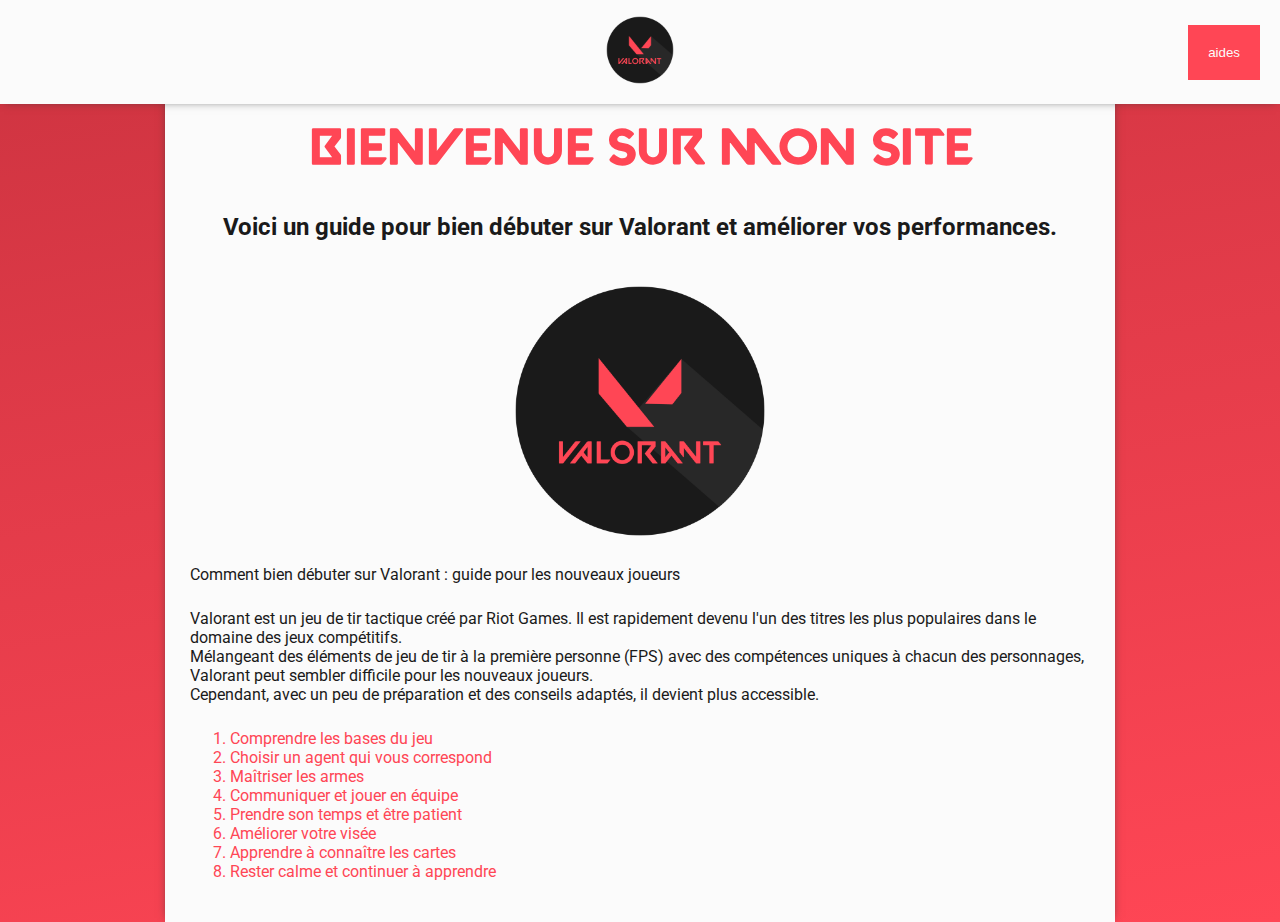
<file: index.html>
<!DOCTYPE html>
<html lang="fr">

<head>
    <meta charset="UTF-8">
    <meta name="viewport" content="width=device-width, initial-scale=1.0">
    <title>projet de stage </title>
    
    <link rel="icon" href="images/icons8-valorant-office-m-16.png" type="image/x-icon">
    <link href="https://cdn.lineicons.com/5.0/lineicons.css" rel="stylesheet" />
    <link rel="stylesheet" href="style.css">
</head>

<body>
    <div class="navbar">
        <a href="index.html">
            <img src="images/valorant-logo.webp" width="80" alt="">
        </a>
        <div class="dropdown">
            <button class="mainmenubtn">aides</button>
            <div class="dropdown-child">
                <a href="https://github.com/Darklink30/Site-Valorant"><i class="lni lni-github"></i> my github </a>
                <a href="https://playvalorant.com/en-us/"><i class="lni lni-game-pad-modern-1"></i> play valorant</a>
            </div>
        </div>
    </div>

    <main>
        <h1>Bienvenue sur mon site</h1>  
<h2 class="sous-titre">Voici un guide pour bien débuter sur Valorant et améliorer vos performances.</h2>  

<div class="aligner-centre">  
    <img alt="logo Valorant" src="images/valorant-logo.webp" height="300" />  
</div>  

<p>  
    Comment bien débuter sur Valorant : guide pour les nouveaux joueurs  
</p>  

<p>  
    Valorant est un jeu de tir tactique créé par Riot Games. Il est rapidement devenu l'un des titres les plus  
    populaires dans le domaine des jeux compétitifs.<br>  
    Mélangeant des éléments de jeu de tir à la première personne (FPS) avec  
    des compétences uniques à chacun des personnages, Valorant peut sembler difficile pour les nouveaux  
    joueurs.<br>  
    Cependant, avec un peu de préparation et des conseils adaptés, il devient plus accessible.  
</p>  

<ol>  
    <li><a href="comprendre.html">Comprendre les bases du jeu</a></li>  
    <li><a href="agents.html">Choisir un agent qui vous correspond</a></li>  
    <li><a href="maitriser.html">Maîtriser les armes</a></li>  
    <li><a href="communiquer.html">Communiquer et jouer en équipe</a></li>  
    <li><a href="patience-strategie.html">Prendre son temps et être patient</a></li>  
    <li><a href="visee.html">Améliorer votre visée</a></li>  
    <li><a href="cartes.html">Apprendre à connaître les cartes</a></li>  
    <li><a href="calme-apprendre.html">Rester calme et continuer à apprendre</a></li>  
</ol>


            </li>
        </ol>

    </main>
</body>

</html>
</file>
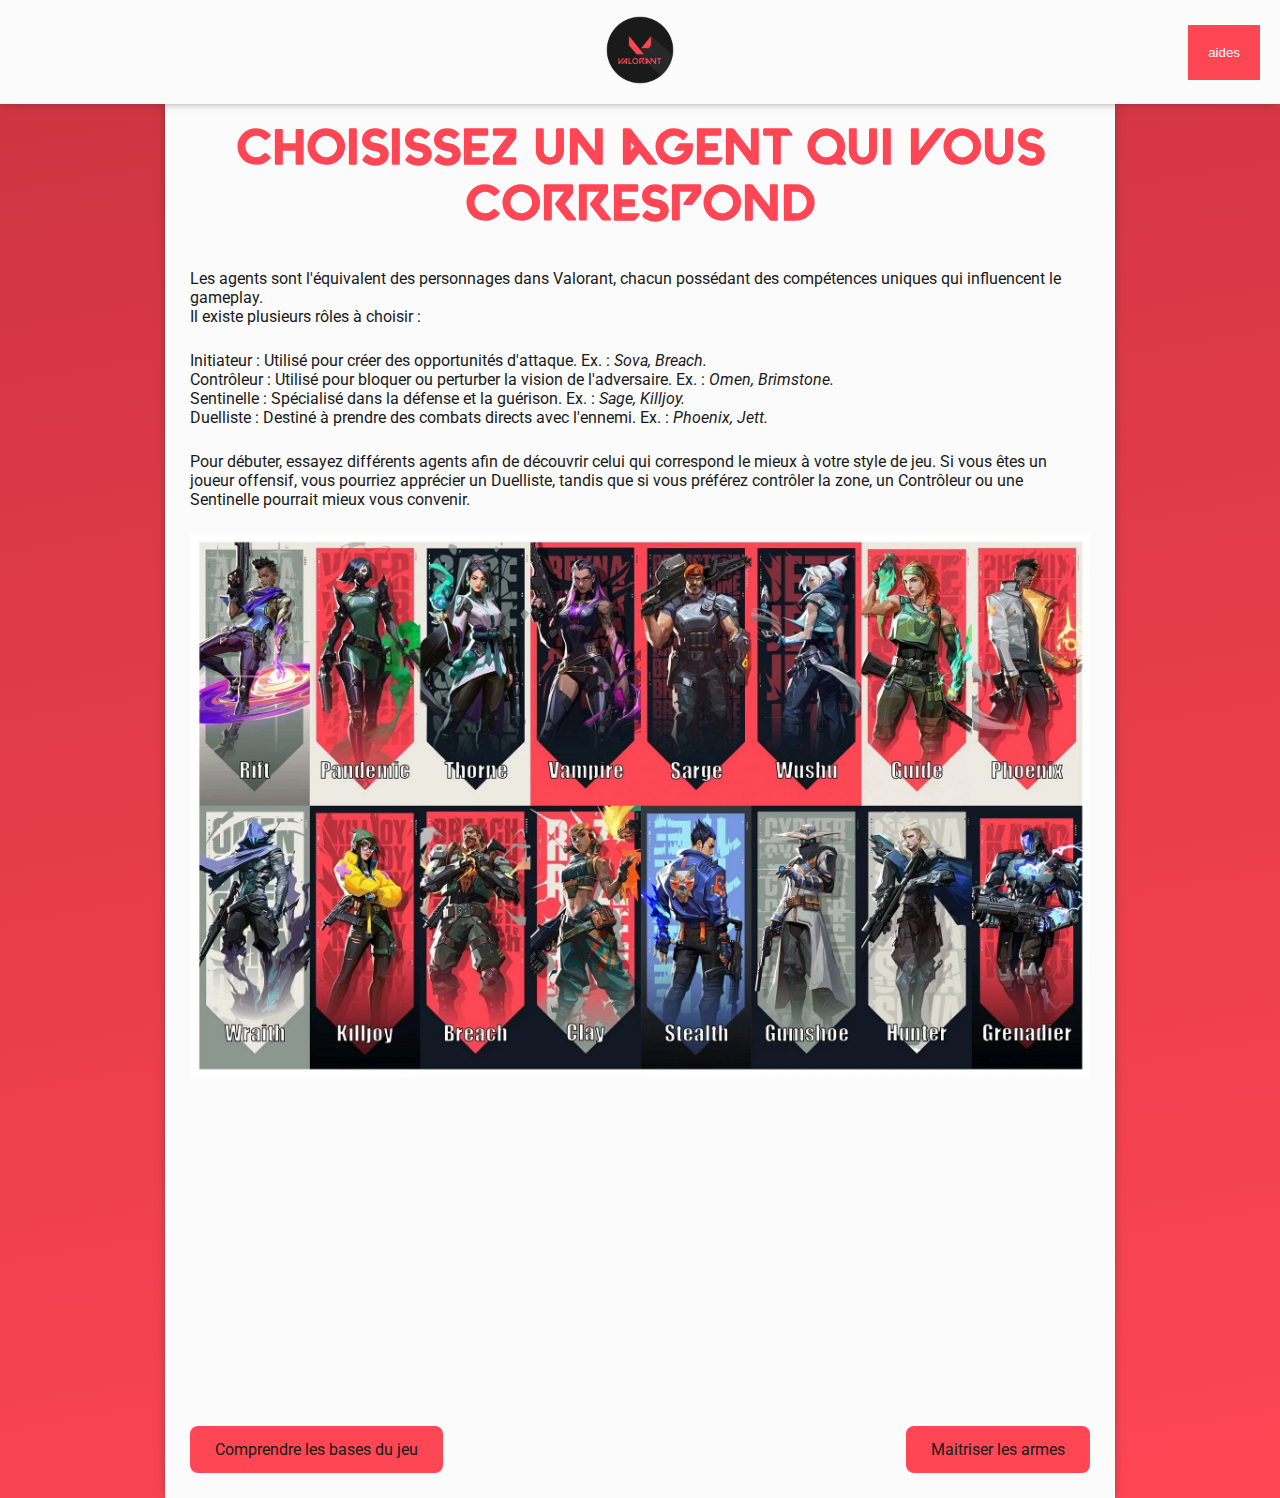
<file: agents.html>
<!DOCTYPE html>
<html lang="fr">

<head>
    <meta charset="UTF-8">
    <meta name="viewport" content="width=device-width, initial-scale=1.0">
    <title>Choisir un Agent qui vous correspond</title>
    <link rel="icon" href="images/icons8-valorant-office-m-16.png" type="image/x-icon">
    <link href="https://cdn.lineicons.com/5.0/lineicons.css" rel="stylesheet" />
    <link rel="stylesheet" href="style.css">
</head>

<body>
    <div class="navbar">
        <a href="index.html">
            <img src="images/valorant-logo.webp" width="80" alt="">
        </a>
        <div class="dropdown">
            <button class="mainmenubtn">aides</button>
            <div class="dropdown-child">
                <a href="https://github.com/Darklink30/Site-Valorant"><i class="lni lni-github"></i> my github </a>
                <a href="https://playvalorant.com/en-us/"><i class="lni lni-game-pad-modern-1"></i> play valorant</a>
                
            </div>
        </div>
    </div>
    <main>
        
        <h1>Choisissez un agent qui vous correspond</h1>

<p>
    Les agents sont l'équivalent des personnages dans Valorant,  
    chacun possédant des compétences uniques qui influencent le gameplay.<br>  
    Il existe plusieurs rôles à choisir :<br>  
</p>  
<p>
    Initiateur : Utilisé pour créer des opportunités d'attaque. Ex. : <i>Sova, Breach.</i><br>  
    Contrôleur : Utilisé pour bloquer ou perturber la vision de l'adversaire. Ex. : <i>Omen, Brimstone.</i><br>  
    Sentinelle : Spécialisé dans la défense et la guérison. Ex. : <i>Sage, Killjoy.</i><br>  
    Duelliste : Destiné à prendre des combats directs avec l'ennemi. Ex. : <i>Phoenix, Jett.</i>  
</p>  
<p>
    Pour débuter, essayez différents agents afin de découvrir celui qui correspond le mieux à votre style de jeu.  
    Si vous êtes un joueur offensif, vous pourriez apprécier un Duelliste,  
    tandis que si vous préférez contrôler la zone, un Contrôleur ou une Sentinelle pourrait mieux vous convenir.  
</p>
        
        <div><img alt="agents Valorant" src="images/agents.webp" class="large" /></div>
        <div class="video"><iframe width="560" height="315" src="https://www.youtube.com/embed/0V_oXsUCt6k?si=LTKxWpLW6dSu-Nft" title="YouTube video player" frameborder="0" allow="accelerometer; autoplay; clipboard-write; encrypted-media; gyroscope; picture-in-picture; web-share" referrerpolicy="strict-origin-when-cross-origin" allowfullscreen></iframe> </div>
        <div class="boutons">
            <a href="comprendre.html" class="bouton"><i class="lni lni-arrow-left"></i> Comprendre les bases du jeu</a>
            <a href="maitriser.html" class="bouton">Maitriser les armes <i class="lni lni-arrow-right"></i></a>
        </div>
    </main>
</body>

</html>
</file>
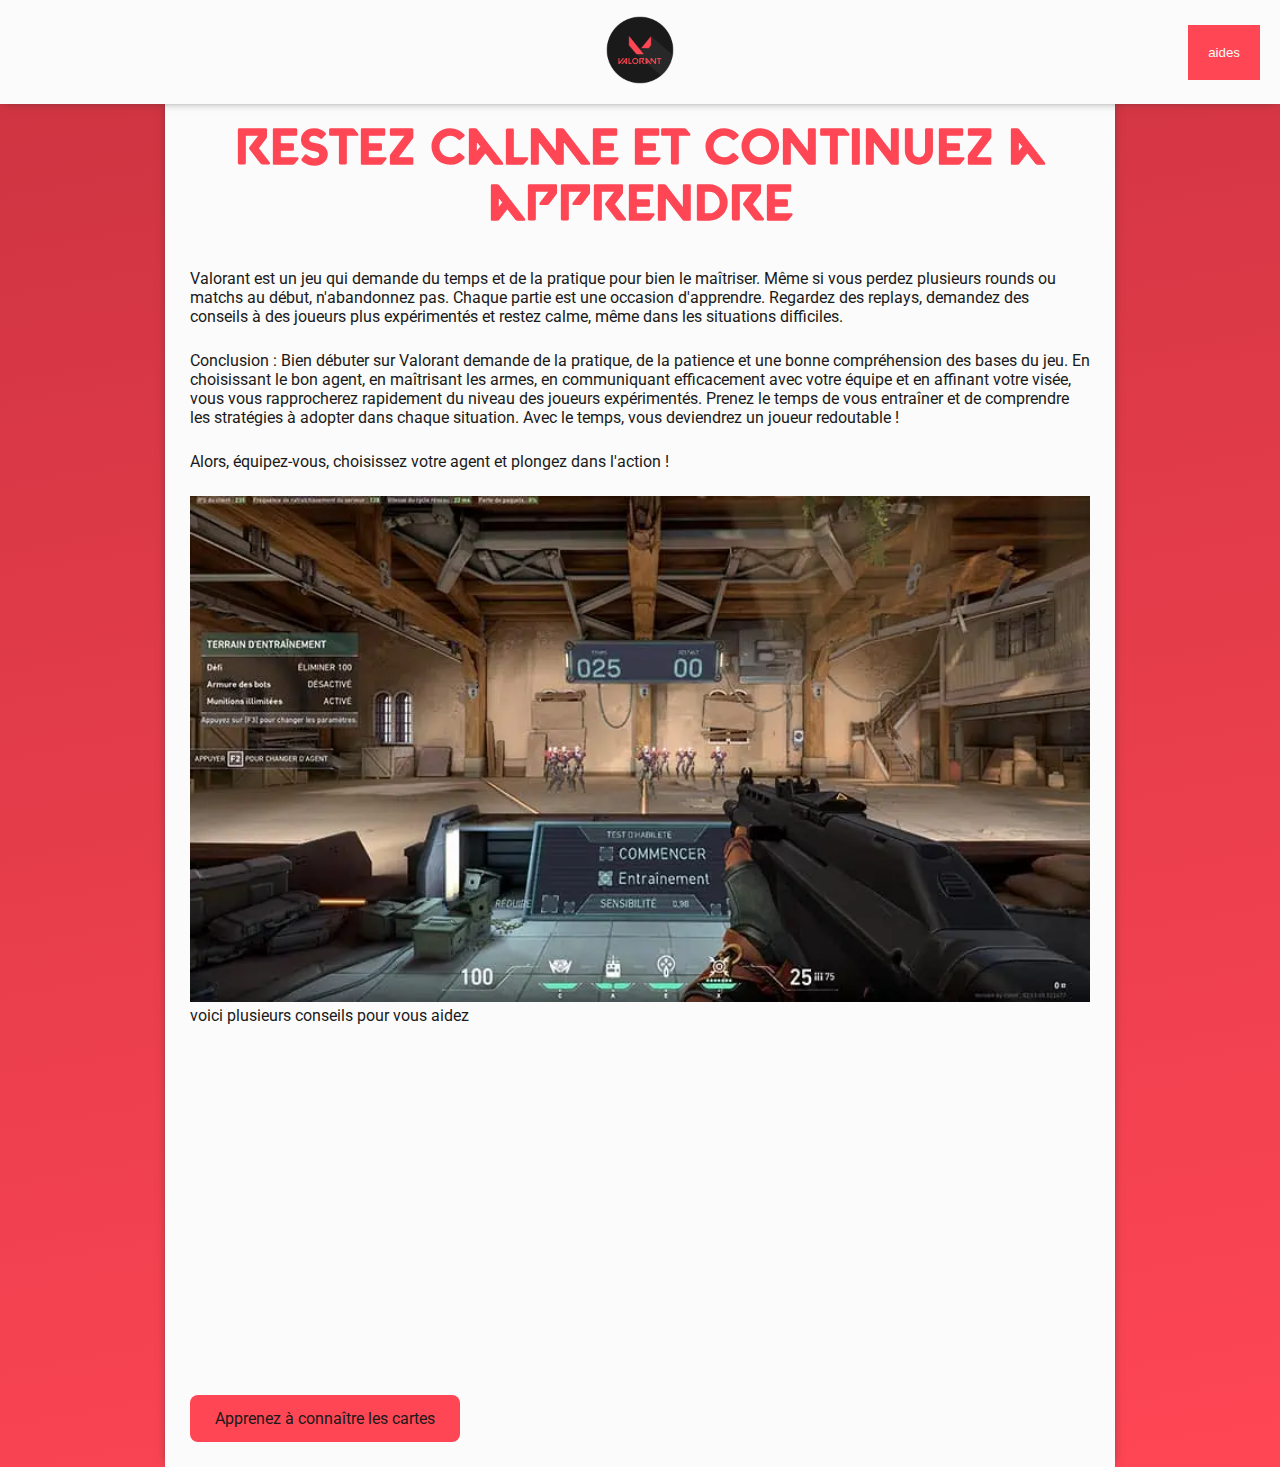
<file: calme-apprendre.html>
<!DOCTYPE html>
<html lang="fr">

<head>
    <meta charset="UTF-8">
    <meta name="viewport" content="width=device-width, initial-scale=1.0">
    <title>Restez calme et continuez à apprendre</title>
    <link rel="icon" href="images/icons8-valorant-office-m-16.png" type="image/x-icon">
    <link href="https://cdn.lineicons.com/5.0/lineicons.css" rel="stylesheet" />
    <link rel="stylesheet" href="style.css">
</head>

<body>
    <div class="navbar">
        <a href="index.html">
            <img src="images/valorant-logo.webp" width="80" alt="">
        </a>
        <div class="dropdown">
            <button class="mainmenubtn">aides</button>
            <div class="dropdown-child">
                <a href="https://github.com/Darklink30/Site-Valorant"><i class="lni lni-github"></i> my github </a>
                <a href="https://playvalorant.com/en-us/"><i class="lni lni-game-pad-modern-1"></i> play valorant</a>
                
            </div>
        </div>
    </div>
    <main>
        <h1>Restez calme et continuez a apprendre</h1>
        <p>
            Valorant est un jeu qui demande du temps et de la pratique pour bien le maîtriser. Même si vous perdez plusieurs
            rounds ou matchs au début, n'abandonnez pas. Chaque partie est une occasion d'apprendre. Regardez des replays,
            demandez des conseils à des joueurs plus expérimentés et restez calme, même dans les situations difficiles.
        </p>
        <p>
            Conclusion : Bien débuter sur Valorant demande de la pratique, de la patience et une bonne compréhension des bases du
            jeu. En choisissant le bon agent, en maîtrisant les armes, en communiquant efficacement avec votre équipe et en
            affinant votre visée, vous vous rapprocherez rapidement du niveau des joueurs expérimentés. Prenez le temps de vous
            entraîner et de comprendre les stratégies à adopter dans chaque situation. Avec le temps, vous deviendrez un joueur
            redoutable !
        </p>
        <p>
            Alors, équipez-vous, choisissez votre agent et plongez dans l'action !
        </p>
    
        <div> <img alt="apprendre" src="images/stand_de_tir_multiple.webp" class="large" /></div>
        <p>voici plusieurs conseils pour vous aidez</p>
        <div class="video"><iframe width="560" height="315"
                src="https://www.youtube.com/embed/KqhuE4Meq9Y?si=wOyuptkw646Uhvs_" title="YouTube video player"
                frameborder="0"
                allow="accelerometer; autoplay; clipboard-write; encrypted-media; gyroscope; picture-in-picture; web-share"
                referrerpolicy="strict-origin-when-cross-origin" allowfullscreen></iframe></div>
        <div class="boutons">
            <a href="cartes.html" class="bouton"><i class="lni lni-arrow-left"></i> Apprenez à connaître les cartes</a>

        </div>
    </main>
</body>

</html>
</file>
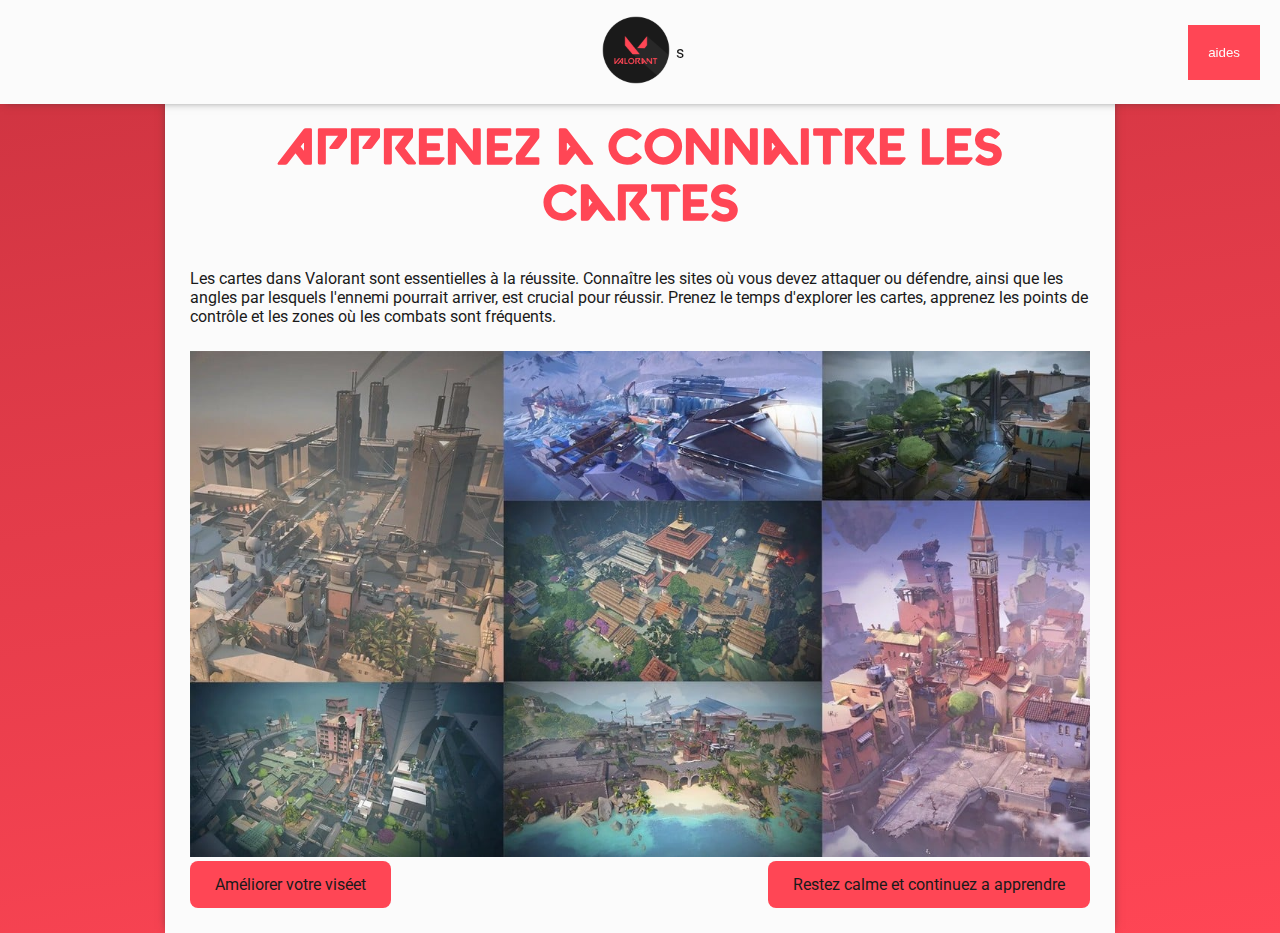
<file: cartes.html>
<!DOCTYPE html>
<html lang="fr">

<head>
    <meta charset="UTF-8">
    <meta name="viewport" content="width=device-width, initial-scale=1.0">
    <title>Apprenez à connaître les cartese></title>
<link rel="icon" href="images/icons8-valorant-office-m-16.png" type="image/x-icon">
    <link href="https://cdn.lineicons.com/5.0/lineicons.css" rel="stylesheet" />
    <link rel="stylesheet" href="style.css">
</head>

<body>
    <div class="navbar">
        <a href="index.html">
            <img src="images/valorant-logo.webp" width="80" alt="">
        </a>
        <div class="dropdown">
            <button class="mainmenubtn">aides</button>
            <div class="dropdown-child">
                <a href="https://github.com/Darklink30/Site-Valorant"><i class="lni lni-github"></i> my github </a>
                <a href="https://playvalorant.com/en-us/"><i class="lni lni-game-pad-modern-1"></i>  play valorant</a>
                
            </div>
        </div>s
    </div>
    <main>
        
        <h1>Apprenez a connaitre les cartes</h1>
        <p>
            Les cartes dans Valorant sont essentielles à la réussite. Connaître les sites où vous devez attaquer ou
            défendre,
            ainsi que les angles par lesquels l'ennemi pourrait arriver, est crucial pour réussir. Prenez le temps
            d'explorer
            les cartes, apprenez les points de contrôle et les zones où les combats sont fréquents.
        </p>
        <div> <img alt="cartes" src="images/Toutes-les-cartes-de-Valorant.jpg" class="large" /></div>
        <div class="boutons">
            <a href="visee.html" class="bouton"><i class="lni lni-arrow-left"></i> Améliorer votre viséet</a>
            <a href="calme-apprendre.html" class="bouton">Restez calme et continuez a apprendre <i class="lni lni-arrow-right"></i></a>
        </div>
    </main>
</body>

</html>
</file>
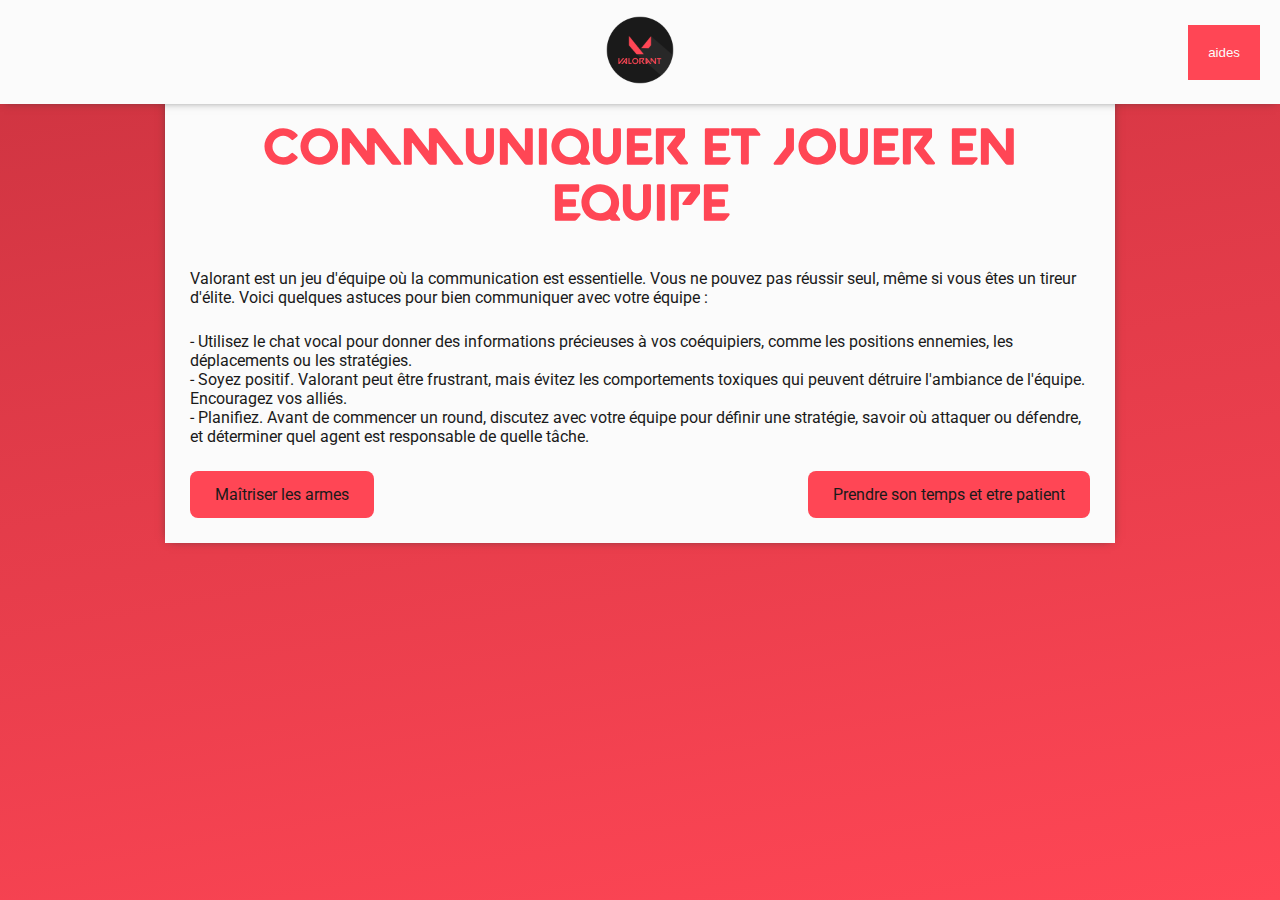
<file: communiquer.html>
<!DOCTYPE html>
<html lang="fr">

<head>
    <meta charset="UTF-8">
    <meta name="viewport" content="width=device-width, initial-scale=1.0">
    <title>Communiquer et jouer en équipe</title>
    <link rel="icon" href="images/icons8-valorant-office-m-16.png" type="image/x-icon">
    <link href="https://cdn.lineicons.com/5.0/lineicons.css" rel="stylesheet" />
    <link rel="stylesheet" href="style.css">
</head>

<body>
    <div class="navbar">
        <a href="index.html">
            <img src="images/valorant-logo.webp" width="80" alt="">
        </a>
        <div class="dropdown">
            <button class="mainmenubtn">aides</button>
            <div class="dropdown-child">
                <a href="https://github.com/Darklink30/Site-Valorant"><i class="lni lni-github"></i> my github </a>
                <a href="https://playvalorant.com/en-us/"><i class="lni lni-game-pad-modern-1"></i> play valorant</a>

            </div>
        </div>
    </div>
    <main>

        <h1>Communiquer et jouer en equipe</h1>

        <p>
            Valorant est un jeu d'équipe où la communication est essentielle. Vous ne pouvez pas réussir seul, même si
            vous êtes un tireur d'élite. Voici quelques astuces pour bien communiquer avec votre équipe :
        </p>

        <p>
            - Utilisez le chat vocal pour donner des informations précieuses à vos coéquipiers, comme les positions
            ennemies, les déplacements ou les stratégies. <br>
            - Soyez positif. Valorant peut être frustrant, mais évitez les comportements toxiques qui peuvent détruire
            l'ambiance de l'équipe. Encouragez vos alliés. <br>
            - Planifiez. Avant de commencer un round, discutez avec votre équipe pour définir une stratégie, savoir où
            attaquer ou défendre, et déterminer quel agent est responsable de quelle tâche.
        </p>


        <div class="boutons">
            <a href="maitriser.html" class="bouton"><i class="lni lni-arrow-left"></i> Maîtriser les armes</a>
            <a href="patience-strategie.html" class="bouton">Prendre son temps et etre patient <i
                    class="lni lni-arrow-right"></i></a>
        </div>
    </main>
</body>

</html>
</file>
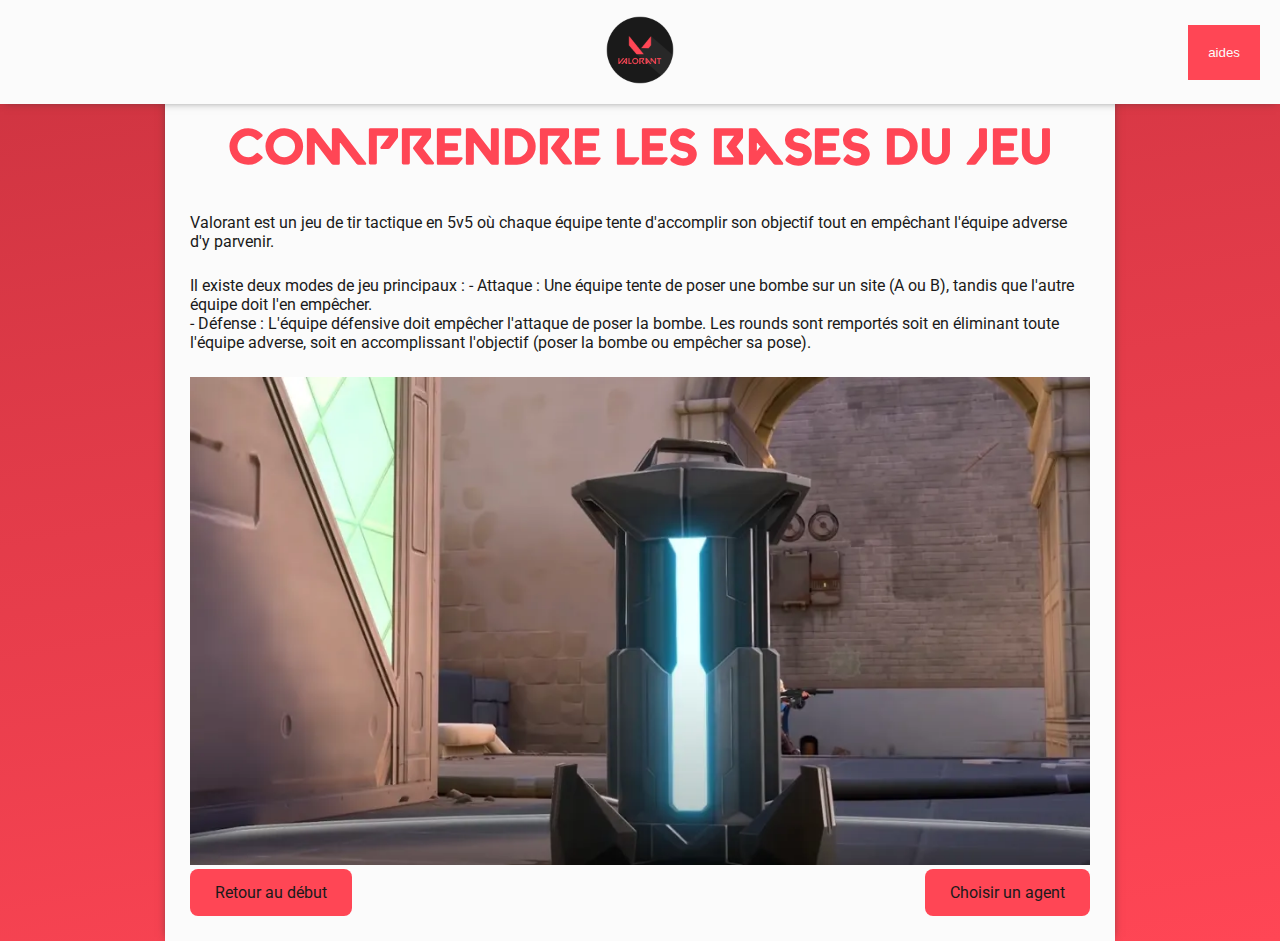
<file: comprendre.html>
<!DOCTYPE html>
<html lang="fr">

<head>
    <meta charset="UTF-8">
    <meta name="viewport" content="width=device-width, initial-scale=1.0">
    <title>Comprendre les bases du jeu</title>
<link rel="icon" href="images/icons8-valorant-office-m-16.png" type="image/x-icon">
    <link href="https://cdn.lineicons.com/5.0/lineicons.css" rel="stylesheet" />
    <link rel="stylesheet" href="style.css">

</head>

<body>
    <div class="navbar">
        <a href="index.html">
            <img src="images/valorant-logo.webp" width="80" alt="">
        </a>
        <div class="dropdown">
            <button class="mainmenubtn">aides</button>
            <div class="dropdown-child">
                <a href="https://github.com/Darklink30/Site-Valorant"><i class="lni lni-github"></i> my github </a>
                <a href="https://playvalorant.com/en-us/"><i class="lni lni-game-pad-modern-1"></i> play valorant</a>
                
            </div>
        </div>
    </div>
    <main>
        <h1>Comprendre les bases du jeu</h1>  

<p>  
    Valorant est un jeu de tir tactique en 5v5 où chaque équipe tente d'accomplir son objectif tout en empêchant  
    l'équipe adverse d'y parvenir.  
</p>  

<p>  
    Il existe deux modes de jeu principaux :  
    - Attaque : Une équipe tente de poser une bombe sur un site (A ou B),  
      tandis que l'autre équipe doit l'en empêcher.<br>  
    - Défense : L'équipe défensive doit empêcher l'attaque de poser la bombe.  

    Les rounds sont remportés soit en éliminant toute l'équipe adverse,  
    soit en accomplissant l'objectif (poser la bombe ou empêcher sa pose).  
</p>  


        <div>
            <img alt="spike Valorant" src="images/valorant-spike-planted-in-game.webp" class="large" />
        </div>
        <div class="boutons">
            <a href="index.html" class="bouton"><i class="lni lni-arrow-left"></i> Retour au début</a>
            <a href="agents.html" class="bouton">Choisir un agent <i class="lni lni-arrow-right"></i></a>
        </div>
    </main>
</body>

</html>
</file>
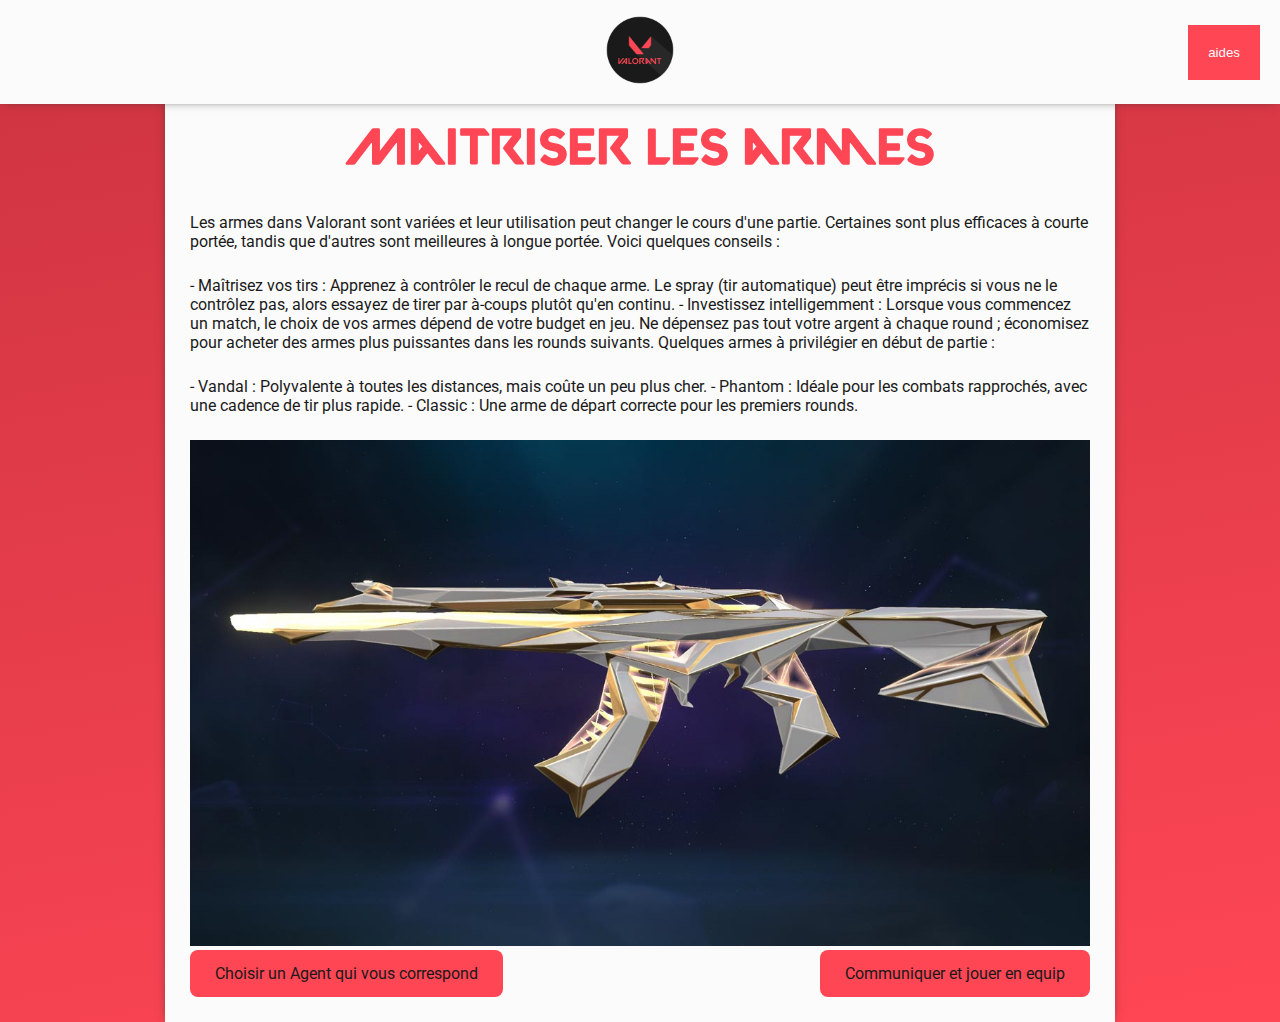
<file: maitriser.html>
<!DOCTYPE html>
<html lang="fr">

<head>
    <meta charset="UTF-8">
    <meta name="viewport" content="width=device-width, initial-scale=1.0">
    <title>Maîtriser les armes</title>
    <link rel="icon" href="images/icons8-valorant-office-m-16.png" type="image/x-icon">
    <link href="https://cdn.lineicons.com/5.0/lineicons.css" rel="stylesheet" />
    <link rel="stylesheet" href="style.css">
</head>

<body>
    <div class="navbar">
        <a href="index.html">
            <img src="images/valorant-logo.webp" width="80" alt="">
        </a>
        <div class="dropdown">
            <button class="mainmenubtn">aides</button>
            <div class="dropdown-child">
                <a href="https://github.com/Darklink30/Site-Valorant"><i class="lni lni-github"></i> my github </a>
                <a href="https://playvalorant.com/en-us/"><i class="lni lni-game-pad-modern-1"></i> play valorant</a>                
            </div>
        </div>
    </div>
    <main>
        
        <h1>Maitriser les armes</h1>  

        <p>  
            Les armes dans Valorant sont variées et leur utilisation peut changer le cours d'une partie.  
            Certaines sont plus efficaces à courte portée, tandis que d'autres sont meilleures à longue portée.  
            Voici quelques conseils :  
        </p>  
        
        <p>  
            - Maîtrisez vos tirs : Apprenez à contrôler le recul de chaque arme. Le spray (tir automatique) peut être  
              imprécis si vous ne le contrôlez pas, alors essayez de tirer par à-coups plutôt qu'en continu.  
            - Investissez intelligemment : Lorsque vous commencez un match, le choix de vos armes dépend de votre budget  
              en jeu. Ne dépensez pas tout votre argent à chaque round ; économisez pour acheter des armes plus puissantes  
              dans les rounds suivants.  
        
            Quelques armes à privilégier en début de partie :  
        </p>  
        
        <p>  
            - Vandal : Polyvalente à toutes les distances, mais coûte un peu plus cher.  
            - Phantom : Idéale pour les combats rapprochés, avec une cadence de tir plus rapide.  
            - Classic : Une arme de départ correcte pour les premiers rounds.  
        </p>  
        
        </p>
        <div><img alt="arme Valorant" src="images/Valorant-Singularity-2-Collection-Vandal-White.jpg" class="large" /></div>
        <div class="boutons">
            
            <a href="agents.html" class="bouton"><i class="lni lni-arrow-left"></i> Choisir un Agent qui vous correspond</a>
            <a href="communiquer.html" class="bouton">Communiquer et jouer en equip <i class="lni lni-arrow-right"></i></a>
        </div>
    </main>
</body>

</html>
</file>
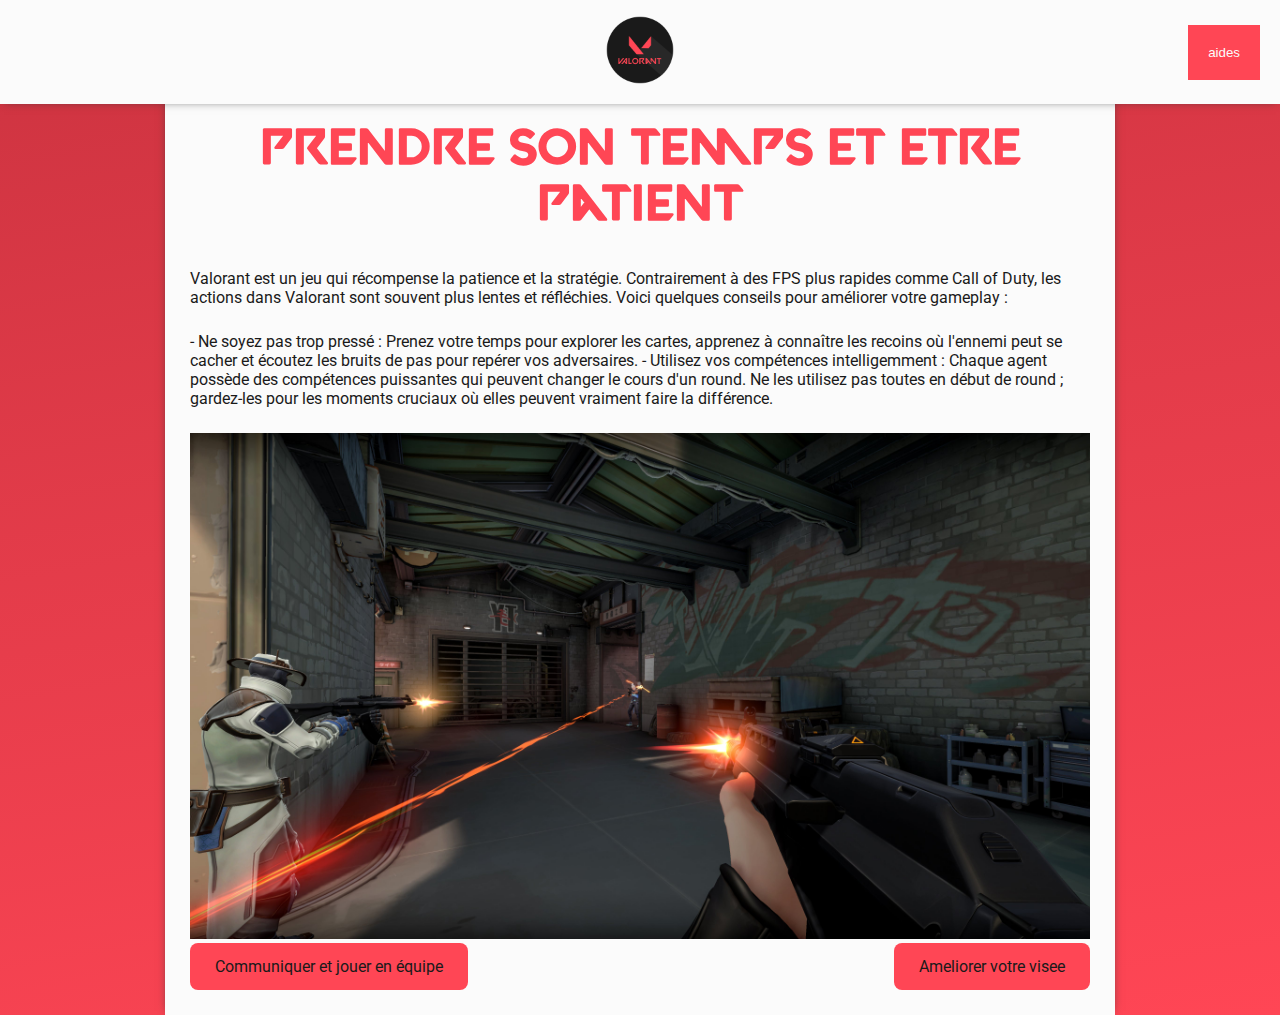
<file: patience-strategie.html>
<!DOCTYPE html>
<html lang="fr">

<head>
    <meta charset="UTF-8">
    <meta name="viewport" content="width=device-width, initial-scale=1.0">
    <title>Prendre son temps et être patient</title>
    <link rel="icon" href="images/icons8-valorant-office-m-16.png" type="image/x-icon">
    <link href="https://cdn.lineicons.com/5.0/lineicons.css" rel="stylesheet" />
    <link rel="stylesheet" href="style.css">
</head>

<body>
    <div class="navbar">
        <a href="index.html">
            <img src="images/valorant-logo.webp" width="80" alt="">
        </a>
        <div class="dropdown">
            <button class="mainmenubtn">aides</button>
            <div class="dropdown-child">
                <a href="https://github.com/Darklink30/Site-Valorant"><i class="lni lni-github"></i> my github </a>
                <a href="https://playvalorant.com/en-us/"><i class="lni lni-game-pad-modern-1"></i> play valorant</a>
                
            </div>
        </div>
    </div>
    <main>
        
        <h1>Prendre son temps et etre patient</h1>  

<p>  
    Valorant est un jeu qui récompense la patience et la stratégie. Contrairement à des FPS plus rapides comme  
    Call of Duty, les actions dans Valorant sont souvent plus lentes et réfléchies. Voici quelques conseils  
    pour améliorer votre gameplay :  
</p>  

<p>  
    - Ne soyez pas trop pressé : Prenez votre temps pour explorer les cartes, apprenez à connaître les recoins  
      où l'ennemi peut se cacher et écoutez les bruits de pas pour repérer vos adversaires.  
    - Utilisez vos compétences intelligemment : Chaque agent possède des compétences puissantes qui peuvent  
      changer le cours d'un round. Ne les utilisez pas toutes en début de round ; gardez-les pour les moments  
      cruciaux où elles peuvent vraiment faire la différence.  
</p>  

       
         <div><img alt="patient" src="images/presipitation.jpg" class="large" /></div>
        
         <div class="boutons">
            <a href="communiquer.html" class="bouton"><i class="lni lni-arrow-left"></i> Communiquer et jouer en équipe</a>
            <a href="visee.html" class="bouton">Ameliorer votre visee <i class="lni lni-arrow-right"></i></a>
        </div>
    </main>
</body>

</html>
</file>
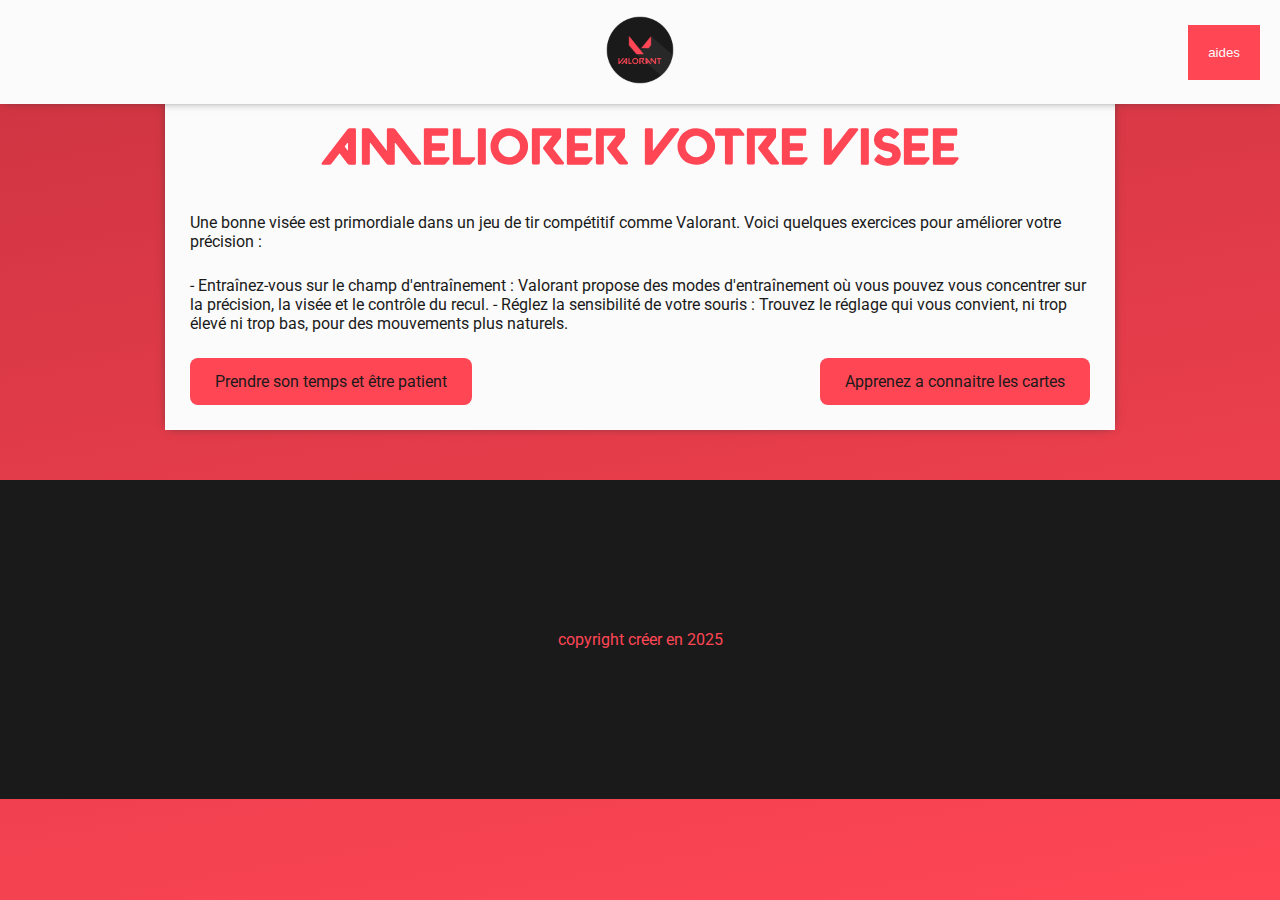
<file: visee.html>
<!DOCTYPE html>
<html lang="fr">

<head>
    <meta charset="UTF-8">
    <meta name="viewport" content="width=device-width, initial-scale=1.0">
    <title>Améliorer votre visée</title>
    <link rel="icon" href="images/icons8-valorant-office-m-16.png" type="image/x-icon">
    <link href="https://cdn.lineicons.com/5.0/lineicons.css" rel="stylesheet" />
    <link rel="stylesheet" href="style.css">
</head>

<body>
    <div class="navbar">
        <a href="index.html">
            <img src="images/valorant-logo.webp" width="80" alt="">
        </a>
        <div class="dropdown">
            <button class="mainmenubtn">aides</button>
            <div class="dropdown-child">
                <a href="https://github.com/Darklink30/Site-Valorant"><i class="lni lni-github"></i> my github </a>
                <a href="https://playvalorant.com/en-us/"><i class="lni lni-game-pad-modern-1"></i> play valorant</a>
            </div>
        </div>
    </div>
    <main>
        
        <h1>Ameliorer votre visee</h1>  

<p>  
    Une bonne visée est primordiale dans un jeu de tir compétitif comme Valorant. Voici quelques exercices  
    pour améliorer votre précision :  
</p>  

<p>  
    - Entraînez-vous sur le champ d'entraînement : Valorant propose des modes d'entraînement où vous pouvez  
      vous concentrer sur la précision, la visée et le contrôle du recul.  
    - Réglez la sensibilité de votre souris : Trouvez le réglage qui vous convient, ni trop élevé ni trop bas,  
      pour des mouvements plus naturels.  
</p>  

        <div class="boutons">
            <a href="patience-strategie.html" class="bouton"><i class="lni lni-arrow-left"></i> Prendre son temps et être patient</a>
            <a href="cartes.html" class="bouton">Apprenez a connaitre les cartes <i class="lni lni-arrow-right"></i></a>
        </div>
    </main>
    <footer>
        copyright créer en 2025
    </footer>
</body>

</html>
</file>
<file: style.css>
@import url('https://fonts.googleapis.com/css2?family=Roboto:ital,wght@0,100..900;1,100..900&display=swap');

:root {
    --couleur-valorant-principal: #FF4655;
    --couleur-valorant-principal-foncee: #cc3340;
    --couleur-fond-text: rgb(251, 251, 251);
    --couleur-texte-principal: #1A1A1A;
    --couleur-ombre: rgb(49, 49, 49);
}

@font-face {
    font-family: valorant;
    src: url(fonts/Valorant\ Font.ttf);
}

html,
body {
    margin: 0;
}

body {
    background: var(--couleur-valorant-principal-foncee);
    background: linear-gradient(-10deg, var(--couleur-valorant-principal) 0%, var(--couleur-valorant-principal-foncee) 100%) no-repeat;
    font-family: Roboto, sans-serif;
    font-size: 16px;
    min-height: 100vh;
    color: var(--couleur-texte-principal);
}

.navbar {
    background: var(--couleur-fond-text);
    padding: 10px;
    left: 0px;
    right: 0px;
    box-shadow: 0 0 10px -4px var(--couleur-ombre);
    position: fixed;
    z-index: 1;
    display: flex;
    justify-content: center;
    align-items: center;
}

main {
    background-color: var(--couleur-fond-text);
    max-width: 900px;
    margin: 0 auto;
    padding: 25px;
    padding-top: 90px;
    box-shadow: 0 0 10px -4px var(--couleur-ombre);
}

h1 {
    font-family: "valorant", sans-serif;
    color: var(--couleur-valorant-principal);
    text-align: center;
    font-size: 50px;
}

p {
    margin: 0;
    margin-bottom: 25px;
}

a {
    color: var(--couleur-valorant-principal);
    text-decoration: none;
}

a.bouton {
    color: var(--couleur-texte-principal);
    background: var(--couleur-valorant-principal);
    padding: 14px 25px;
    border-radius: 8px;
    display: inline-block;


}

.bouton:hover {
    background-color: var(--couleur-valorant-principal-foncee);
}


ol {
    color: var(--couleur-valorant-principal)
}

.aligner-centre {
    text-align: center;
}

h2.sous-titre {
    text-align: center;
}

img.large {
    width: 100%;
    height: auto;
}

.boutons {
    display: flex;
    justify-content: space-between;
}

footer {
    background: var(--couleur-texte-principal);
    color: var(--couleur-valorant-principal);
    padding: 150px;
    margin-top: 50px;
    text-align: center;
}

.mainmenubtn {
    background-color: var(--couleur-valorant-principal);
    color: var(--couleur-fond-text);
    border: none;
    cursor: pointer;
    padding: 20px;
    
}

.mainmenubtn:hover {
    background-color: var(--couleur-valorant-principal-foncee);
}

.dropdown {
    position: absolute;
    display: inline-block;
    right: 20px;
}

.dropdown-child {
    display: none;
    background-color: var(--couleur-valorant-principal);
    min-width: 200px;

    position: absolute;
    right:0;
}

.dropdown-child a {
    color: var(--couleur-fond-text);
    padding: 20px;
    text-decoration: none;
    display: block;
    border-bottom: 1px solid var(--couleur-valorant-principal-foncee);
}
.dropdown-child a:last-of-type{
    border-bottom: none;
}

.dropdown-child a:hover {
    background-color: var(--couleur-valorant-principal-foncee);
}

.dropdown:hover .dropdown-child {
    display: block;
}
.video{
    display: flex;
 justify-content: center;
 margin-bottom: 30px;
}
</file>
